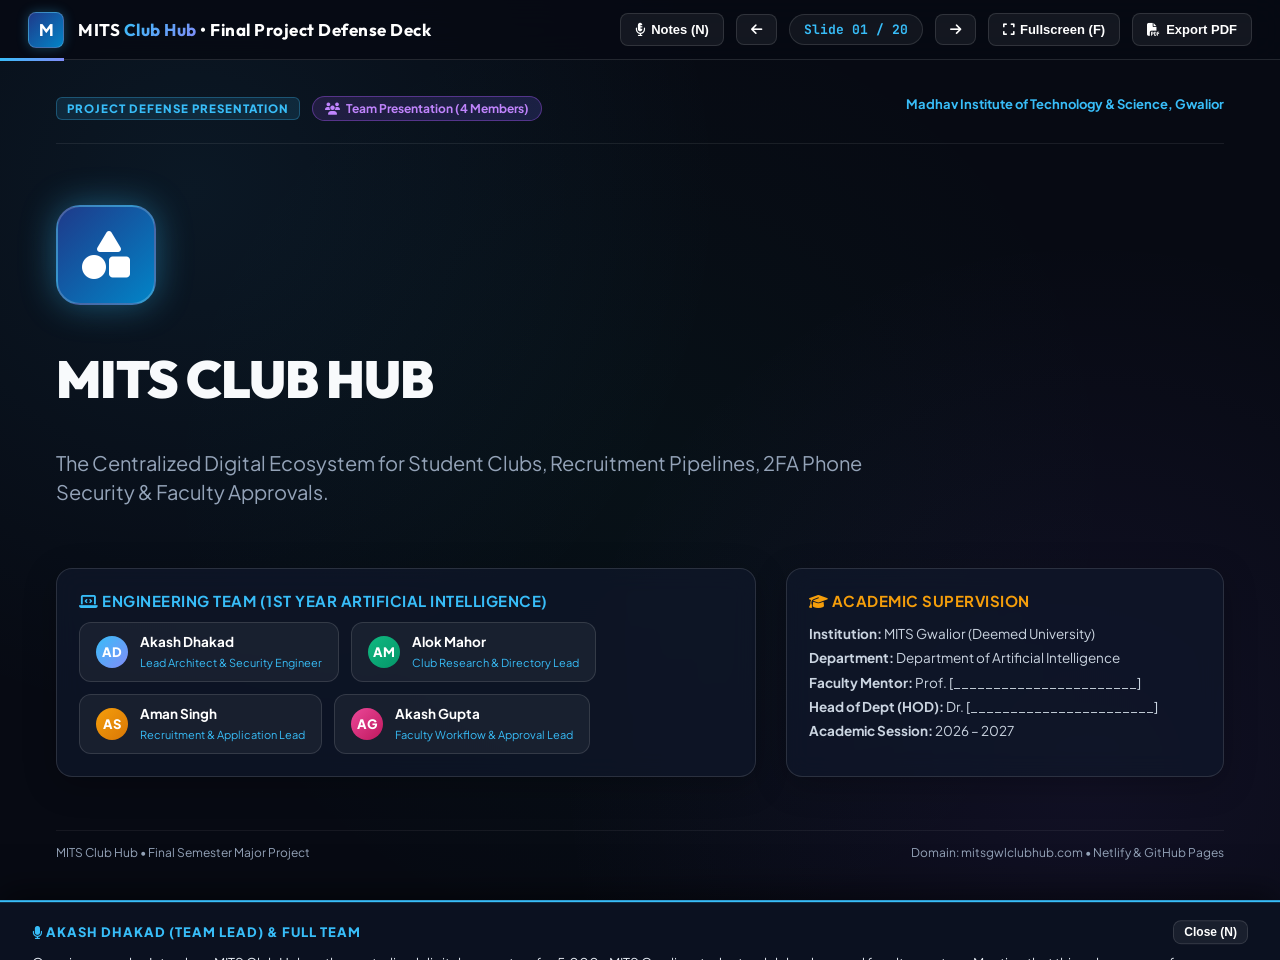
<file: presentation.html>
<!DOCTYPE html>
<html lang="en">
<head>
  <meta charset="UTF-8" />
  <meta name="viewport" content="width=device-width, initial-scale=1.0" />
  <title>MITS Club Hub — Official Project Presentation Deck (20 Slides)</title>
  <link rel="preconnect" href="https://fonts.googleapis.com">
  <link rel="preconnect" href="https://fonts.gstatic.com" crossorigin>
  <link href="https://fonts.googleapis.com/css2?family=Outfit:wght@400;500;600;700;800;900&family=Plus+Jakarta+Sans:wght@300;400;500;600;700;800&family=JetBrains+Mono:wght@500;700&display=swap" rel="stylesheet">
  <link rel="stylesheet" href="https://cdnjs.cloudflare.com/ajax/libs/font-awesome/6.5.1/css/all.min.css" />
  <style>
    :root {
      --bg-dark: #070a13;
      --bg-card: rgba(15, 23, 42, 0.75);
      --bg-card-hover: rgba(30, 41, 59, 0.85);
      --border-glass: rgba(255, 255, 255, 0.12);
      --border-accent: rgba(56, 189, 248, 0.4);
      --primary: #38bdf8;
      --primary-gradient: linear-gradient(135deg, #38bdf8, #818cf8);
      --success: #10b981;
      --success-gradient: linear-gradient(135deg, #10b981, #059669);
      --amber: #f59e0b;
      --purple: #a855f7;
      --rose: #f43f5e;
      --text-main: #f8fafc;
      --text-muted: #94a3b8;
      --font-display: 'Outfit', sans-serif;
      --font-body: 'Plus Jakarta Sans', sans-serif;
      --font-mono: 'JetBrains Mono', monospace;
    }

    * {
      box-sizing: border-box;
      margin: 0;
      padding: 0;
    }

    body {
      background-color: var(--bg-dark);
      background-image: 
        radial-gradient(circle at 15% 20%, rgba(56, 189, 248, 0.08) 0%, transparent 40%),
        radial-gradient(circle at 85% 80%, rgba(139, 92, 246, 0.08) 0%, transparent 40%),
        radial-gradient(circle at 50% 50%, rgba(16, 185, 129, 0.04) 0%, transparent 60%);
      color: var(--text-main);
      font-family: var(--font-body);
      overflow: hidden;
      height: 100vh;
      width: 100vw;
      user-select: none;
    }

    /* Top Control Bar */
    .top-controls {
      position: fixed;
      top: 0;
      left: 0;
      right: 0;
      height: 60px;
      padding: 0 28px;
      display: flex;
      justify-content: space-between;
      align-items: center;
      background: rgba(7, 10, 19, 0.85);
      backdrop-filter: blur(16px);
      border-bottom: 1px solid var(--border-glass);
      z-index: 1000;
    }

    .brand-group {
      display: flex;
      align-items: center;
      gap: 14px;
    }

    .mits-crest-mini {
      width: 36px;
      height: 36px;
      border-radius: 8px;
      background: linear-gradient(135deg, #1e3a8a, #0284c7);
      border: 1px solid rgba(255, 255, 255, 0.2);
      display: flex;
      align-items: center;
      justify-content: center;
      color: #fff;
      font-size: 16px;
      font-weight: 800;
      box-shadow: 0 0 12px rgba(56, 189, 248, 0.3);
    }

    .brand-title {
      font-family: var(--font-display);
      font-size: 17px;
      font-weight: 700;
      letter-spacing: 0.5px;
      color: #fff;
    }

    .brand-title span {
      background: var(--primary-gradient);
      -webkit-background-clip: text;
      -webkit-text-fill-color: transparent;
    }

    .deck-nav-actions {
      display: flex;
      align-items: center;
      gap: 12px;
    }

    .slide-badge-pill {
      background: rgba(255, 255, 255, 0.05);
      border: 1px solid var(--border-glass);
      padding: 6px 14px;
      border-radius: 999px;
      font-family: var(--font-mono);
      font-size: 13px;
      color: var(--primary);
      font-weight: 700;
    }

    .btn-ctrl {
      background: rgba(255, 255, 255, 0.06);
      border: 1px solid var(--border-glass);
      color: #fff;
      padding: 8px 14px;
      border-radius: 8px;
      cursor: pointer;
      font-size: 13px;
      font-weight: 600;
      display: inline-flex;
      align-items: center;
      gap: 6px;
      transition: all 0.2s ease;
    }

    .btn-ctrl:hover {
      background: rgba(56, 189, 248, 0.15);
      border-color: var(--primary);
      transform: translateY(-1px);
    }

    /* Slider Container */
    .deck-viewport {
      width: 100vw;
      height: calc(100vh - 60px);
      margin-top: 60px;
      position: relative;
      overflow: hidden;
    }

    .slide {
      position: absolute;
      top: 0;
      left: 0;
      width: 100%;
      height: 100%;
      padding: 36px 56px 40px;
      display: flex;
      flex-direction: column;
      justify-content: space-between;
      opacity: 0;
      visibility: hidden;
      transform: scale(0.97) translateY(12px);
      transition: all 0.4s cubic-bezier(0.16, 1, 0.3, 1);
      overflow-y: auto;
    }

    .slide.active {
      opacity: 1;
      visibility: visible;
      transform: scale(1) translateY(0);
    }

    /* Header within slide */
    .slide-header {
      display: flex;
      justify-content: space-between;
      align-items: flex-start;
      margin-bottom: 24px;
      border-bottom: 1px solid rgba(255, 255, 255, 0.08);
      padding-bottom: 16px;
    }

    .slide-meta-row {
      display: flex;
      align-items: center;
      gap: 12px;
      margin-bottom: 6px;
    }

    .slide-category-tag {
      font-size: 11.5px;
      font-weight: 800;
      text-transform: uppercase;
      letter-spacing: 1px;
      padding: 3px 10px;
      border-radius: 6px;
      background: rgba(56, 189, 248, 0.12);
      border: 1px solid rgba(56, 189, 248, 0.3);
      color: var(--primary);
    }

    .presenter-chip {
      font-size: 12px;
      font-weight: 700;
      padding: 4px 12px;
      border-radius: 999px;
      background: linear-gradient(135deg, rgba(168, 85, 247, 0.15), rgba(99, 102, 241, 0.2));
      border: 1px solid rgba(168, 85, 247, 0.4);
      color: #c084fc;
      display: inline-flex;
      align-items: center;
      gap: 6px;
    }

    .slide-title {
      font-family: var(--font-display);
      font-size: 32px;
      font-weight: 800;
      color: #ffffff;
      line-height: 1.2;
    }

    .slide-subtitle {
      font-size: 14.5px;
      color: var(--text-muted);
      margin-top: 4px;
    }

    /* Slide Content Layouts */
    .slide-body {
      flex: 1;
      display: flex;
      gap: 28px;
      align-items: stretch;
      margin-bottom: 16px;
    }

    .col-half {
      flex: 1;
      display: flex;
      flex-direction: column;
      gap: 16px;
    }

    .col-full {
      width: 100%;
      display: flex;
      flex-direction: column;
      gap: 18px;
    }

    /* Cards & Components */
    .glass-card {
      background: var(--bg-card);
      border: 1px solid var(--border-glass);
      backdrop-filter: blur(12px);
      border-radius: 16px;
      padding: 22px;
      box-shadow: 0 8px 32px rgba(0, 0, 0, 0.25);
      transition: all 0.25s ease;
    }

    .glass-card:hover {
      border-color: var(--border-accent);
      box-shadow: 0 12px 40px rgba(56, 189, 248, 0.12);
    }

    .card-head {
      display: flex;
      align-items: center;
      gap: 12px;
      margin-bottom: 12px;
    }

    .card-icon-badge {
      width: 40px;
      height: 40px;
      border-radius: 10px;
      display: flex;
      align-items: center;
      justify-content: center;
      font-size: 18px;
    }

    .c-blue { background: rgba(56, 189, 248, 0.15); color: #38bdf8; border: 1px solid rgba(56, 189, 248, 0.3); }
    .c-green { background: rgba(16, 185, 129, 0.15); color: #34d399; border: 1px solid rgba(16, 185, 129, 0.3); }
    .c-purple { background: rgba(168, 85, 247, 0.15); color: #c084fc; border: 1px solid rgba(168, 85, 247, 0.3); }
    .c-amber { background: rgba(245, 158, 11, 0.15); color: #fbbf24; border: 1px solid rgba(245, 158, 11, 0.3); }
    .c-rose { background: rgba(244, 63, 94, 0.15); color: #fb7185; border: 1px solid rgba(244, 63, 94, 0.3); }

    .card-head h4 {
      font-family: var(--font-display);
      font-size: 18px;
      font-weight: 700;
      color: #fff;
    }

    .bullet-list {
      list-style: none;
      display: flex;
      flex-direction: column;
      gap: 10px;
    }

    .bullet-list li {
      position: relative;
      padding-left: 22px;
      font-size: 14px;
      line-height: 1.55;
      color: #cbd5e1;
    }

    .bullet-list li::before {
      content: "▹";
      position: absolute;
      left: 0;
      color: var(--primary);
      font-weight: 900;
      font-size: 16px;
    }

    .bullet-list li strong {
      color: #fff;
    }

    /* Interactive Screenshot Placeholder */
    .screenshot-box {
      background: rgba(0, 0, 0, 0.35);
      border: 1.5px dashed rgba(56, 189, 248, 0.4);
      border-radius: 14px;
      padding: 24px;
      display: flex;
      flex-direction: column;
      align-items: center;
      justify-content: center;
      gap: 12px;
      text-align: center;
      flex: 1;
      min-height: 220px;
      cursor: pointer;
      position: relative;
      overflow: hidden;
      transition: all 0.25s ease;
    }

    .screenshot-box:hover {
      border-color: #38bdf8;
      background: rgba(56, 189, 248, 0.05);
      box-shadow: 0 0 24px rgba(56, 189, 248, 0.15);
    }

    .screenshot-box i {
      font-size: 38px;
      color: var(--primary);
    }

    .screenshot-box span {
      font-size: 13.5px;
      font-weight: 700;
      color: #cbd5e1;
    }

    .screenshot-box p {
      font-size: 12px;
      color: #64748b;
    }

    /* Workflow Diagram Engine */
    .flow-diagram {
      display: flex;
      align-items: center;
      justify-content: space-between;
      gap: 12px;
      width: 100%;
      padding: 16px;
      background: rgba(0, 0, 0, 0.25);
      border: 1px solid var(--border-glass);
      border-radius: 12px;
    }

    .flow-node {
      flex: 1;
      background: var(--bg-card);
      border: 1px solid rgba(255, 255, 255, 0.1);
      padding: 14px;
      border-radius: 10px;
      text-align: center;
      box-shadow: 0 4px 12px rgba(0, 0, 0, 0.2);
    }

    .flow-node h5 {
      font-size: 13.5px;
      font-weight: 700;
      color: #fff;
      margin-bottom: 4px;
    }

    .flow-node p {
      font-size: 11px;
      color: var(--text-muted);
    }

    .flow-arrow {
      color: var(--primary);
      font-size: 18px;
      flex-shrink: 0;
    }

    /* Footer in Slide */
    .slide-footer {
      display: flex;
      justify-content: space-between;
      align-items: center;
      padding-top: 14px;
      border-top: 1px solid rgba(255, 255, 255, 0.06);
      font-size: 12px;
      color: var(--text-muted);
    }

    /* Speaker Notes Drawer */
    .speaker-notes-drawer {
      position: fixed;
      bottom: 0;
      left: 0;
      right: 0;
      background: #0b1120;
      border-top: 2px solid var(--primary);
      padding: 18px 32px;
      transform: translateY(100%);
      transition: transform 0.3s cubic-bezier(0.16, 1, 0.3, 1);
      z-index: 9999;
      box-shadow: 0 -8px 32px rgba(0, 0, 0, 0.5);
    }

    .speaker-notes-drawer.open {
      transform: translateY(0);
    }

    .notes-header {
      display: flex;
      justify-content: space-between;
      align-items: center;
      margin-bottom: 8px;
    }

    .notes-header h5 {
      font-size: 13px;
      font-weight: 800;
      text-transform: uppercase;
      letter-spacing: 1px;
      color: var(--primary);
    }

    .notes-content {
      font-size: 13.5px;
      line-height: 1.6;
      color: #e2e8f0;
      font-family: var(--font-body);
    }

    /* Progress Bar */
    .deck-progress-bar {
      position: fixed;
      top: 58px;
      left: 0;
      height: 3px;
      background: var(--primary-gradient);
      width: 5%;
      transition: width 0.3s ease;
      z-index: 1001;
    }

    /* Grid layout shortcuts */
    .grid-3 {
      display: grid;
      grid-template-columns: repeat(3, 1fr);
      gap: 16px;
    }

    .grid-4 {
      display: grid;
      grid-template-columns: repeat(4, 1fr);
      gap: 14px;
    }

    .grid-2 {
      display: grid;
      grid-template-columns: repeat(2, 1fr);
      gap: 20px;
    }

    /* Title Slide Specifics */
    .title-crest-large {
      width: 100px;
      height: 100px;
      border-radius: 24px;
      background: linear-gradient(135deg, #1e3a8a, #0284c7);
      display: flex;
      align-items: center;
      justify-content: center;
      color: white;
      font-size: 48px;
      box-shadow: 0 0 35px rgba(56, 189, 248, 0.4);
      margin-bottom: 18px;
      border: 2px solid rgba(255, 255, 255, 0.2);
    }

    .hero-title {
      font-family: var(--font-display);
      font-size: 52px;
      font-weight: 900;
      letter-spacing: -1px;
      line-height: 1.1;
      margin-bottom: 12px;
    }

    .hero-subtitle {
      font-size: 20px;
      color: #94a3b8;
      max-width: 820px;
      line-height: 1.45;
      margin-bottom: 24px;
    }

    .team-badge-row {
      display: flex;
      flex-wrap: wrap;
      gap: 12px;
      margin-top: 12px;
    }

    .team-member-pill {
      background: rgba(255, 255, 255, 0.05);
      border: 1px solid var(--border-glass);
      padding: 10px 16px;
      border-radius: 12px;
      display: flex;
      align-items: center;
      gap: 12px;
    }

    .tmp-avatar {
      width: 32px;
      height: 32px;
      border-radius: 50%;
      background: var(--primary-gradient);
      color: white;
      display: flex;
      align-items: center;
      justify-content: center;
      font-weight: 800;
      font-size: 13px;
    }

    .tmp-info strong {
      display: block;
      font-size: 13.5px;
      color: #fff;
    }

    .tmp-info span {
      font-size: 11px;
      color: var(--primary);
    }

    /* Print styling for direct PDF Export */
    @media print {
      body {
        overflow: visible;
        height: auto;
      }
      .top-controls, .speaker-notes-drawer, .deck-progress-bar {
        display: none !important;
      }
      .deck-viewport {
        height: auto;
        margin-top: 0;
        overflow: visible;
      }
      .slide {
        position: relative;
        display: flex !important;
        opacity: 1 !important;
        visibility: visible !important;
        transform: none !important;
        page-break-after: always;
        height: 100vh;
        padding: 40px;
      }
    }
  </style>
</head>
<body>

  <!-- Top Fixed Control Bar -->
  <header class="top-controls">
    <div class="brand-group">
      <div class="mits-crest-mini">M</div>
      <div class="brand-title">MITS <span>Club Hub</span> &bull; Final Project Defense Deck</div>
    </div>

    <div class="deck-nav-actions">
      <button class="btn-ctrl" id="btnNotesToggle" title="Toggle Speaker Notes (Key: N)"><i class="fa-solid fa-microphone-lines"></i> Notes (N)</button>
      <button class="btn-ctrl" id="btnPrevSlide" title="Previous Slide (Left Arrow)"><i class="fa-solid fa-arrow-left"></i></button>
      <div class="slide-badge-pill" id="slideIndicator">Slide 01 / 20</div>
      <button class="btn-ctrl" id="btnNextSlide" title="Next Slide (Right Arrow)"><i class="fa-solid fa-arrow-right"></i></button>
      <button class="btn-ctrl" id="btnFullscreen" title="Fullscreen (Key: F)"><i class="fa-solid fa-expand"></i> Fullscreen (F)</button>
      <button class="btn-ctrl" onclick="window.print()" title="Print / Export to PDF"><i class="fa-solid fa-file-pdf"></i> Export PDF</button>
    </div>
  </header>

  <!-- Progress Bar -->
  <div class="deck-progress-bar" id="deckProgressBar"></div>

  <!-- Viewport for 20 Slides -->
  <main class="deck-viewport" id="deckViewport">

    <!-- ========================================================
         SLIDE 01: TITLE SLIDE
         ======================================================== -->
    <section class="slide active" data-slide="1" data-presenter="Akash Dhakad (Team Lead) & Full Team" data-notes="Opening remarks: Introduce MITS Club Hub as the centralized digital ecosystem for 5,000+ MITS Gwalior students, club leaders, and faculty mentors. Mention that this solves years of unorganized WhatsApp group notifications and scattered registration forms.">
      <div class="slide-header">
        <div class="slide-meta-row">
          <span class="slide-category-tag">Project Defense Presentation</span>
          <span class="presenter-chip"><i class="fa-solid fa-users"></i> Team Presentation (4 Members)</span>
        </div>
        <div style="text-align: right; font-size: 13px; color: var(--primary); font-weight: 700;">Madhav Institute of Technology & Science, Gwalior</div>
      </div>

      <div class="slide-body" style="flex-direction: column; justify-content: center; align-items: flex-start;">
        <div class="title-crest-large">
          <i class="fa-solid fa-shapes"></i>
        </div>
        <h1 class="hero-title">MITS CLUB HUB</h1>
        <p class="hero-subtitle">The Centralized Digital Ecosystem for Student Clubs, Recruitment Pipelines, 2FA Phone Security & Faculty Approvals.</p>

        <div style="display: flex; gap: 30px; width: 100%; margin-top: 10px;">
          <!-- Team Details -->
          <div class="glass-card" style="flex: 2;">
            <h4 style="font-size: 15px; color: var(--primary); margin-bottom: 12px; text-transform: uppercase; letter-spacing: 0.5px;">
              <i class="fa-solid fa-laptop-code"></i> Engineering Team (1st Year Artificial Intelligence)
            </h4>
            <div class="team-badge-row">
              <div class="team-member-pill">
                <div class="tmp-avatar">AD</div>
                <div class="tmp-info">
                  <strong>Akash Dhakad</strong>
                  <span>Lead Architect & Security Engineer</span>
                </div>
              </div>

              <div class="team-member-pill">
                <div class="tmp-avatar" style="background: linear-gradient(135deg, #10b981, #059669);">AM</div>
                <div class="tmp-info">
                  <strong>Alok Mahor</strong>
                  <span>Club Research & Directory Lead</span>
                </div>
              </div>

              <div class="team-member-pill">
                <div class="tmp-avatar" style="background: linear-gradient(135deg, #f59e0b, #d97706);">AS</div>
                <div class="tmp-info">
                  <strong>Aman Singh</strong>
                  <span>Recruitment & Application Lead</span>
                </div>
              </div>

              <div class="team-member-pill">
                <div class="tmp-avatar" style="background: linear-gradient(135deg, #ec4899, #be185d);">AG</div>
                <div class="tmp-info">
                  <strong>Akash Gupta</strong>
                  <span>Faculty Workflow & Approval Lead</span>
                </div>
              </div>
            </div>
          </div>

          <!-- Academic & Mentorship Details Placeholder -->
          <div class="glass-card" style="flex: 1.2;">
            <h4 style="font-size: 15px; color: var(--amber); margin-bottom: 12px; text-transform: uppercase; letter-spacing: 0.5px;">
              <i class="fa-solid fa-graduation-cap"></i> Academic Supervision
            </h4>
            <div style="font-size: 13.5px; line-height: 1.8; color: #cbd5e1;">
              <div><strong>Institution:</strong> MITS Gwalior (Deemed University)</div>
              <div><strong>Department:</strong> Department of Artificial Intelligence</div>
              <div><strong>Faculty Mentor:</strong> Prof. [_______________________]</div>
              <div><strong>Head of Dept (HOD):</strong> Dr. [_______________________]</div>
              <div><strong>Academic Session:</strong> 2026 – 2027</div>
            </div>
          </div>
        </div>
      </div>

      <div class="slide-footer">
        <span>MITS Club Hub &bull; Final Semester Major Project</span>
        <span>Domain: mitsgwlclubhub.com &bull; Netlify &amp; GitHub Pages</span>
      </div>
    </section>


    <!-- ========================================================
         SLIDE 02: VISION & PROBLEM STATEMENT
         ======================================================== -->
    <section class="slide" data-slide="2" data-presenter="Joint Introduction" data-notes="Highlight the contrast: Earlier, students had to rely on random WhatsApp forwards, dead Google Forms, unverified leaders, and no official approval tracking. MITS Club Hub provides verified domain authentication, structured recruitment, and transparent faculty authorization.">
      <div class="slide-header">
        <div>
          <div class="slide-meta-row">
            <span class="slide-category-tag">Problem &amp; Motivation</span>
          </div>
          <h2 class="slide-title">Campus Life Fragmentation vs Centralized Hub</h2>
          <p class="slide-subtitle">Why 5,000+ MITSians needed a single authoritative digital home for student activities.</p>
        </div>
      </div>

      <div class="slide-body">
        <div class="col-half">
          <div class="glass-card" style="border-left: 4px solid var(--rose);">
            <div class="card-head">
              <div class="card-icon-badge c-rose"><i class="fa-solid fa-triangle-exclamation"></i></div>
              <h4>The Traditional Campus Chaos</h4>
            </div>
            <ul class="bullet-list">
              <li><strong>Scattered WhatsApp Groups:</strong> Vital recruitment deadlines & announcements get buried under thousands of chat messages.</li>
              <li><strong>Unverified Registrations:</strong> Anyone could create fake posters or solicit registration fees without college authorization.</li>
              <li><strong>Zero Faculty Oversight:</strong> Coordinators had no dashboard to monitor active members, fees, or event schedules.</li>
              <li><strong>Lost Club Knowledge:</strong> When seniors graduate, club social handles, assets, and records disappear into thin air.</li>
            </ul>
          </div>
        </div>

        <div class="col-half">
          <div class="glass-card" style="border-left: 4px solid var(--success);">
            <div class="card-head">
              <div class="card-icon-badge c-green"><i class="fa-solid fa-circle-check"></i></div>
              <h4>The MITS Club Hub Solution</h4>
            </div>
            <ul class="bullet-list">
              <li><strong>Strict College Authentication:</strong> Only verified <code>@mitsgwl.ac.in</code> Google emails can access the portal.</li>
              <li><strong>Two-Factor Phone SMS Security:</strong> Presidents and core members must verify physical mobile numbers with real OTP.</li>
              <li><strong>Official Professor Approvals Queue:</strong> Every club is audited by a designated faculty mentor before going public.</li>
              <li><strong>Permanent Digital Legacy:</strong> Complete historical archive of leaders, past galleries, and active rosters.</li>
            </ul>
          </div>
        </div>
      </div>

      <div class="slide-footer">
        <span>Slide 02 / 20</span>
        <span>MITS Club Hub &bull; System Motivation</span>
      </div>
    </section>


    <!-- ========================================================
         SLIDE 03: SYSTEM ARCHITECTURE & TECH STACK
         ======================================================== -->
    <section class="slide" data-slide="3" data-presenter="Akash Dhakad (Lead Architect)" data-notes="Explain the serverless architecture. Emphasize why Firebase v10 compat SDK was chosen with Firestore real-time onSnapshot listeners, giving zero-latency updates to thousands of users simultaneously.">
      <div class="slide-header">
        <div>
          <div class="slide-meta-row">
            <span class="slide-category-tag">Architecture &amp; Stack</span>
            <span class="presenter-chip"><i class="fa-solid fa-user-shield"></i> Akash Dhakad (Lead Architect)</span>
          </div>
          <h2 class="slide-title">Modern Serverless Cloud Architecture</h2>
          <p class="slide-subtitle">High performance, zero maintenance, real-time reactive infrastructure.</p>
        </div>
      </div>

      <div class="slide-body">
        <div class="col-half">
          <div class="glass-card">
            <div class="card-head">
              <div class="card-icon-badge c-blue"><i class="fa-solid fa-layer-group"></i></div>
              <h4>Full-Stack Technical Foundation</h4>
            </div>
            <ul class="bullet-list">
              <li><strong>Frontend Engine:</strong> HTML5 Semantic SPA, CSS3 Glassmorphism variables, Vanilla ES2022 JavaScript (zero bulky build bloat).</li>
              <li><strong>Authentication Layer:</strong> Firebase v10 Google OAuth domain-locked to <code>@mitsgwl.ac.in</code>.</li>
              <li><strong>Real-Time Database:</strong> Google Cloud Firestore with real-time WebSocket <code>onSnapshot</code> synchronizers.</li>
              <li><strong>SMS Telecom Gateway:</strong> Firebase Phone Authentication with Invisible Google reCAPTCHA.</li>
              <li><strong>Hosting &amp; Edge CDN:</strong> Netlify Global Edge + GitHub Pages automated CI/CD pipeline.</li>
            </ul>
          </div>
        </div>

        <div class="col-half">
          <div class="glass-card">
            <div class="card-head">
              <div class="card-icon-badge c-purple"><i class="fa-solid fa-diagram-project"></i></div>
              <h4>Visual Architecture Pipeline</h4>
            </div>
            <div class="flow-diagram" style="flex-direction: column; gap: 14px;">
              <div class="flow-node" style="width: 100%;">
                <h5>1. Client Browser (PWA / Responsive)</h5>
                <p>MITSian Login &bull; 3D Glassmorphism UI &bull; SPA Router</p>
              </div>
              <div class="flow-arrow"><i class="fa-solid fa-arrow-down"></i></div>
              <div class="flow-node" style="width: 100%; border-color: rgba(56, 189, 248, 0.4);">
                <h5>2. Security Gate &amp; RBAC Validation</h5>
                <p>@mitsgwl.ac.in Domain Filter &bull; Firestore Security Rules &bull; 2FA SMS</p>
              </div>
              <div class="flow-arrow"><i class="fa-solid fa-arrow-down"></i></div>
              <div class="flow-node" style="width: 100%; border-color: rgba(16, 185, 129, 0.4);">
                <h5>3. Cloud Firestore &amp; Edge Network</h5>
                <p>Real-time Listeners &bull; Instant Multi-Device Sync &bull; Netlify CDN</p>
              </div>
            </div>
          </div>
        </div>
      </div>

      <div class="slide-footer">
        <span>Slide 03 / 20</span>
        <span>Architecture &amp; Cloud Infrastructure</span>
      </div>
    </section>


    <!-- ========================================================
         SLIDE 04: SPEAKER 1 (AKASH DHAKAD) - DOMAIN RBAC
         ======================================================== -->
    <section class="slide" data-slide="4" data-presenter="Akash Dhakad (Slide 1 of 3)" data-notes="Akash Dhakad speaks: 'I designed the Role-Based Access Control and privacy gatekeeper. Anyone trying to log in with a regular @gmail.com is immediately bounced out with a security alert. Only @mitsgwl.ac.in addresses are accepted, safeguarding campus safety.'">
      <div class="slide-header">
        <div>
          <div class="slide-meta-row">
            <span class="slide-category-tag">Security &amp; Auth</span>
            <span class="presenter-chip"><i class="fa-solid fa-microphone"></i> Speaker 1: Akash Dhakad</span>
          </div>
          <h2 class="slide-title">Domain-Restricted Privacy Gatekeeper Screen</h2>
          <p class="slide-subtitle">Mandatory authentication restricting portal access strictly to verified MITSians.</p>
        </div>
      </div>

      <div class="slide-body">
        <div class="col-half">
          <div class="glass-card">
            <div class="card-head">
              <div class="card-icon-badge c-blue"><i class="fa-solid fa-shield-halved"></i></div>
              <h4>Enterprise Security Principles</h4>
            </div>
            <ul class="bullet-list">
              <li><strong>Zero External Intrusion:</strong> Non-college Google accounts (e.g. <code>@gmail.com</code>, <code>@yahoo.com</code>) are automatically disconnected with an audit alert.</li>
              <li><strong>Institutional Roll &amp; Branch Extraction:</strong> Enrollment numbers (e.g. <code>26ai1al11</code>) and branch codes are parsed automatically to establish student context.</li>
              <li><strong>Role Auto-Detection:</strong> System dynamically classifies the logged-in user into:
                <div style="margin-top: 6px; display: flex; gap: 8px;">
                  <span class="slide-category-tag">Student</span>
                  <span class="slide-category-tag" style="color: #fbbf24; border-color: #f59e0b;">Club President</span>
                  <span class="slide-category-tag" style="color: #c084fc; border-color: #a855f7;">Faculty Coordinator</span>
                </div>
              </li>
              <li><strong>Firestore Security Rules:</strong> Backend validation rejects any write attempt not bearing an authorized college email claim.</li>
            </ul>
          </div>
        </div>

        <div class="col-half">
          <div class="screenshot-box">
            <i class="fa-solid fa-id-badge"></i>
            <span>[ 📸 Insert Screenshot: Privacy Login Gatekeeper Screen ]</span>
            <p>Show the Google Login Gatekeeper with @mitsgwl.ac.in restriction banner</p>
          </div>
        </div>
      </div>

      <div class="slide-footer">
        <span>Slide 04 / 20</span>
        <span>Presenter 1: Akash Dhakad &bull; RBAC Architecture</span>
      </div>
    </section>


    <!-- ========================================================
         SLIDE 05: SPEAKER 1 (AKASH DHAKAD) - 2FA PHONE SMS
         ======================================================== -->
    <section class="slide" data-slide="5" data-presenter="Akash Dhakad (Slide 2 of 3)" data-notes="Akash Dhakad speaks: 'I engineered the real telecom SMS OTP verification. By integrating Firebase Invisible reCAPTCHA with standard E.164 phone formatting (+91), real SMS codes are dispatched to physical SIM cards, preventing spam and verifying real phone contact for club presidents.'">
      <div class="slide-header">
        <div>
          <div class="slide-meta-row">
            <span class="slide-category-tag">Two-Factor Authentication</span>
            <span class="presenter-chip"><i class="fa-solid fa-microphone"></i> Speaker 1: Akash Dhakad</span>
          </div>
          <h2 class="slide-title">Real Telecom SMS 2FA Phone Verification</h2>
          <p class="slide-subtitle">Physical SIM authentication protecting student leadership and direct contact channels.</p>
        </div>
      </div>

      <div class="slide-body">
        <div class="col-half">
          <div class="glass-card">
            <div class="card-head">
              <div class="card-icon-badge c-green"><i class="fa-solid fa-mobile-screen-button"></i></div>
              <h4>Engineering Real SMS Delivery</h4>
            </div>
            <ul class="bullet-list">
              <li><strong>E.164 Automated Formatter:</strong> Converts raw 10-digit Indian mobile inputs into international standard (<code>+91XXXXXXXXXX</code>).</li>
              <li><strong>Invisible Google reCAPTCHA:</strong> Background verification algorithm blocks bots without annoying image puzzles.</li>
              <li><strong>Dynamic Carrier Dispatch:</strong> Leverages Google Cloud telecom routing to deliver real 6-digit SMS OTPs directly to Airtel, Jio, Vi, and BSNL numbers.</li>
              <li><strong>Auto-Recovery Mechanism:</strong> Handles reCAPTCHA DOM reuse gracefully, ensuring zero runtime exceptions for the user.</li>
              <li><strong>Firestore Verified Badge:</strong> Successful confirmations permanently unlock the verified <code>2FA Verified</code> leadership badge.</li>
            </ul>
          </div>
        </div>

        <div class="col-half">
          <div class="screenshot-box">
            <i class="fa-solid fa-shield-check"></i>
            <span>[ 📸 Insert Screenshot: 2FA Phone Verification Modal ]</span>
            <p>Show the 6-Digit OTP SMS Input, Timer, and Verified Status</p>
          </div>
        </div>
      </div>

      <div class="slide-footer">
        <span>Slide 05 / 20</span>
        <span>Presenter 1: Akash Dhakad &bull; 2FA Phone Engineering</span>
      </div>
    </section>


    <!-- ========================================================
         SLIDE 06: SPEAKER 1 (AKASH DHAKAD) - FIRESTORE SYNC & SPA
         ======================================================== -->
    <section class="slide" data-slide="6" data-presenter="Akash Dhakad (Slide 3 of 3)" data-notes="Akash Dhakad speaks: 'I implemented the SPA hash routing and real-time state listeners. When a professor authorizes a club or a student submits an application, the UI updates instantly across all connected screens via onSnapshot without needing a page refresh.'">
      <div class="slide-header">
        <div>
          <div class="slide-meta-row">
            <span class="slide-category-tag">Realtime Engine</span>
            <span class="presenter-chip"><i class="fa-solid fa-microphone"></i> Speaker 1: Akash Dhakad</span>
          </div>
          <h2 class="slide-title">Cloud Firestore Realtime Sync &amp; SPA Routing</h2>
          <p class="slide-subtitle">Instant multi-device broadcast with zero-reload single-page navigation.</p>
        </div>
      </div>

      <div class="slide-body">
        <div class="col-half">
          <div class="glass-card">
            <div class="card-head">
              <div class="card-icon-badge c-purple"><i class="fa-solid fa-bolt"></i></div>
              <h4>Reactive State Architecture</h4>
            </div>
            <ul class="bullet-list">
              <li><strong>WebSocket onSnapshot Listeners:</strong> Live subscriptions automatically push database changes to the client in &lt;100ms.</li>
              <li><strong>Hash-Based SPA Routing:</strong> Deep linking support for individual clubs (<code>#club/{id}</code>) and profiles (<code>#developer</code>) with browser history support.</li>
              <li><strong>Multi-Client Live Reflection:</strong> When a club announcement is updated by a President, all students currently browsing see the new banner immediately.</li>
              <li><strong>Offline Cache Resilience:</strong> Local state persistence ensures lightning-fast initial load times even on slow campus Wi-Fi.</li>
            </ul>
          </div>
        </div>

        <div class="col-half">
          <div class="screenshot-box">
            <i class="fa-solid fa-network-wired"></i>
            <span>[ 📸 Insert Screenshot: Real-time Live Toast &amp; Dynamic UI Sync ]</span>
            <p>Show real-time updates and seamless SPA transitions</p>
          </div>
        </div>
      </div>

      <div class="slide-footer">
        <span>Slide 06 / 20</span>
        <span>Presenter 1: Akash Dhakad &bull; Realtime Cloud Sync</span>
      </div>
    </section>


    <!-- ========================================================
         SLIDE 07: SPEAKER 2 (ALOK MAHOR) - CLUB RESEARCH & DATA
         ======================================================== -->
    <section class="slide" data-slide="7" data-presenter="Alok Mahor (Slide 1 of 3)" data-notes="Alok Mahor speaks: 'I spearheaded the official club research and taxonomy. I gathered data on 10+ core clubs including Aerospace MITS, Team Scavengers, Querecia, and ISTE, categorizing them into Technical, Cultural, Sports, Social, Literary, and Innovation domains.'">
      <div class="slide-header">
        <div>
          <div class="slide-meta-row">
            <span class="slide-category-tag">Data Taxonomy</span>
            <span class="presenter-chip"><i class="fa-solid fa-microphone"></i> Speaker 2: Alok Mahor</span>
          </div>
          <h2 class="slide-title">Campus Clubs Research &amp; Categorization Matrix</h2>
          <p class="slide-subtitle">Structuring the official student society database into a standardized college ontology.</p>
        </div>
      </div>

      <div class="slide-body">
        <div class="col-half">
          <div class="glass-card">
            <div class="card-head">
              <div class="card-icon-badge c-blue"><i class="fa-solid fa-sitemap"></i></div>
              <h4>Researched Society Ontology</h4>
            </div>
            <ul class="bullet-list">
              <li><strong>Technical &amp; Robotics:</strong> Aerospace MITS, Team Scavengers (Motorsports), AI Club, ISTE MITS Chapter.</li>
              <li><strong>Literary &amp; Debate:</strong> mits.querecia (Literary Society), Hindi Samiti MITS.</li>
              <li><strong>Cultural &amp; Music:</strong> Bandish MITS (Music Society), Dance &amp; Dramatics Club.</li>
              <li><strong>Sports &amp; Athletics:</strong> MITS.FC (Football Club), Cricket &amp; Badminton Societies.</li>
              <li><strong>Health &amp; Wellness:</strong> Holistic Health Club MITS.</li>
              <li><strong>Institutional Cells:</strong> alumnicell.mech_mits (Departmental Alumni Relations).</li>
            </ul>
          </div>
        </div>

        <div class="col-half">
          <div class="screenshot-box">
            <i class="fa-solid fa-table-cells"></i>
            <span>[ 📸 Insert Screenshot: Category Pills &amp; Directory Overview ]</span>
            <p>Show the 6 category badges and active club cards count</p>
          </div>
        </div>
      </div>

      <div class="slide-footer">
        <span>Slide 07 / 20</span>
        <span>Presenter 2: Alok Mahor &bull; Data Research &amp; Taxonomy</span>
      </div>
    </section>


    <!-- ========================================================
         SLIDE 08: SPEAKER 2 (ALOK MAHOR) - 3D FILTER CONSOLE
         ======================================================== -->
    <section class="slide" data-slide="8" data-presenter="Alok Mahor (Slide 2 of 3)" data-notes="Alok Mahor speaks: 'I worked on the 3D Filter Console and smart search experience. Students can instantly filter clubs by category, fee type—such as Free versus Paid—and recruitment status, finding their ideal club in under two seconds.'">
      <div class="slide-header">
        <div>
          <div class="slide-meta-row">
            <span class="slide-category-tag">Search &amp; Discovery</span>
            <span class="presenter-chip"><i class="fa-solid fa-microphone"></i> Speaker 2: Alok Mahor</span>
          </div>
          <h2 class="slide-title">Interactive 3D Multi-Filter Discovery Console</h2>
          <p class="slide-subtitle">Multi-dimensional search algorithms enabling instant club discovery.</p>
        </div>
      </div>

      <div class="slide-body">
        <div class="col-half">
          <div class="glass-card">
            <div class="card-head">
              <div class="card-icon-badge c-green"><i class="fa-solid fa-sliders"></i></div>
              <h4>Search &amp; Filtering Capabilities</h4>
            </div>
            <ul class="bullet-list">
              <li><strong>Real-time Keyword Search:</strong> Filters across club titles, taglines, keywords, and president names simultaneously as you type.</li>
              <li><strong>Category Pills:</strong> 1-click toggling between All, Technical, Cultural, Sports, Social, Literary, and Innovation.</li>
              <li><strong>Recruitment Status Filter:</strong> View currently open recruitment drives (<code>Recruitment Open</code> vs <code>Closed</code>).</li>
              <li><strong>Financial Transparency Filter:</strong> Instant sorting between <code>100% Free Clubs</code> and <code>Paid Membership</code> clubs.</li>
              <li><strong>One-Click Reset:</strong> Dedicated reset button restores default view instantly.</li>
            </ul>
          </div>
        </div>

        <div class="col-half">
          <div class="screenshot-box">
            <i class="fa-solid fa-magnifying-glass"></i>
            <span>[ 📸 Insert Screenshot: 3D Filter Console &amp; Search Bar ]</span>
            <p>Show the search input, category chips, and dropdown filters</p>
          </div>
        </div>
      </div>

      <div class="slide-footer">
        <span>Slide 08 / 20</span>
        <span>Presenter 2: Alok Mahor &bull; Filter Console Engineering</span>
      </div>
    </section>


    <!-- ========================================================
         SLIDE 09: SPEAKER 2 (ALOK MAHOR) - CLUB SHOWCASE
         ======================================================== -->
    <section class="slide" data-slide="9" data-presenter="Alok Mahor (Slide 3 of 3)" data-notes="Alok Mahor speaks: 'I designed the comprehensive club breakdown pages. Every club features the three golden questions: Kya Hai, Kyu Hai, and Kaise Join Karein, along with past photo galleries and verified leadership contact cards.'">
      <div class="slide-header">
        <div>
          <div class="slide-meta-row">
            <span class="slide-category-tag">User Experience</span>
            <span class="presenter-chip"><i class="fa-solid fa-microphone"></i> Speaker 2: Alok Mahor</span>
          </div>
          <h2 class="slide-title">Dedicated Single Page Club Breakdown Showcase</h2>
          <p class="slide-subtitle">"Kya Hai, Kyu Hai, Kaise Join Karein" structured narrative for every society.</p>
        </div>
      </div>

      <div class="slide-body">
        <div class="col-half">
          <div class="glass-card">
            <div class="card-head">
              <div class="card-icon-badge c-purple"><i class="fa-solid fa-newspaper"></i></div>
              <h4>Deep Club Content Architecture</h4>
            </div>
            <ul class="bullet-list">
              <li><strong>"Kya Hai" (About the Club):</strong> Clear mission statement, founding vision, and weekly activities.</li>
              <li><strong>"Kyu Hai" (Why Join):</strong> Value proposition, skill growth, workshops, certificates, and networking perks.</li>
              <li><strong>"Kaise Join Karein" (How to Join):</strong> Clear recruitment timeline, fee details, and 1-click application trigger.</li>
              <li><strong>Interactive 3D Lightbox Gallery:</strong> High-resolution photos of past orientation events, hackathons, and sports tournaments.</li>
              <li><strong>Leadership Grid:</strong> Direct avatars and roles for President, Vice President, Tech Lead, Media Lead, and PR.</li>
            </ul>
          </div>
        </div>

        <div class="col-half">
          <div class="screenshot-box">
            <i class="fa-solid fa-images"></i>
            <span>[ 📸 Insert Screenshot: Dedicated Club Detail View ]</span>
            <p>Show the cover hero banner, gallery grid, and leadership roster</p>
          </div>
        </div>
      </div>

      <div class="slide-footer">
        <span>Slide 09 / 20</span>
        <span>Presenter 2: Alok Mahor &bull; Club Showcase Architecture</span>
      </div>
    </section>


    <!-- ========================================================
         SLIDE 10: SPEAKER 3 (AMAN SINGH) - RECRUITMENT PIPELINE
         ======================================================== -->
    <section class="slide" data-slide="10" data-presenter="Aman Singh (Slide 1 of 3)" data-notes="Aman Singh speaks: 'I implemented the student membership and recruitment pipeline. Students can apply to open clubs with their statement of purpose, portfolio links, and preferred roles, while countdown badges remind them of approaching deadlines.'">
      <div class="slide-header">
        <div>
          <div class="slide-meta-row">
            <span class="slide-category-tag">Recruitment Engine</span>
            <span class="presenter-chip"><i class="fa-solid fa-microphone"></i> Speaker 3: Aman Singh</span>
          </div>
          <h2 class="slide-title">Student Membership &amp; Application Engine</h2>
          <p class="slide-subtitle">Structured recruitment pipelines replacing unorganized Google Forms.</p>
        </div>
      </div>

      <div class="slide-body">
        <div class="col-half">
          <div class="glass-card">
            <div class="card-head">
              <div class="card-icon-badge c-blue"><i class="fa-solid fa-file-signature"></i></div>
              <h4>Application Processing Pipeline</h4>
            </div>
            <ul class="bullet-list">
              <li><strong>Structured Application Modal:</strong> Collects student roll number, year, branch, primary role preference, and statement of interest.</li>
              <li><strong>Portfolio &amp; GitHub Integration:</strong> Fields for GitHub profiles, LinkedIn handles, and design portfolios.</li>
              <li><strong>Deadline Countdown Timers:</strong> Dynamic badges highlight <code>3 Days Left</code> or <code>Deadline Today</code> to drive urgency.</li>
              <li><strong>Duplicate Prevention:</strong> Prevents multiple concurrent submissions to the same club from one student.</li>
              <li><strong>"My Applications" Student Hub:</strong> Students can track their application state (Pending, Shortlisted, Approved) in real-time.</li>
            </ul>
          </div>
        </div>

        <div class="col-half">
          <div class="screenshot-box">
            <i class="fa-solid fa-clipboard-question"></i>
            <span>[ 📸 Insert Screenshot: Club Application Form &amp; Deadline Badges ]</span>
            <p>Show the membership form modal and dynamic countdown pill</p>
          </div>
        </div>
      </div>

      <div class="slide-footer">
        <span>Slide 10 / 20</span>
        <span>Presenter 3: Aman Singh &bull; Recruitment Architecture</span>
      </div>
    </section>


    <!-- ========================================================
         SLIDE 11: SPEAKER 3 (AMAN SINGH) - PRESIDENT OPERATIONS
         ======================================================== -->
    <section class="slide" data-slide="11" data-presenter="Aman Singh (Slide 2 of 3)" data-notes="Aman Singh speaks: 'I built the President Operations Command Center. Verified Presidents can review student applications, shortlist or accept members with custom remarks, and broadcast emergency notices to all campus members.'">
      <div class="slide-header">
        <div>
          <div class="slide-meta-row">
            <span class="slide-category-tag">Leadership Portal</span>
            <span class="presenter-chip"><i class="fa-solid fa-microphone"></i> Speaker 3: Aman Singh</span>
          </div>
          <h2 class="slide-title">President Operations &amp; Review Command Center</h2>
          <p class="slide-subtitle">A comprehensive administrative workstation for club presidents and core teams.</p>
        </div>
      </div>

      <div class="slide-body">
        <div class="col-half">
          <div class="glass-card">
            <div class="card-head">
              <div class="card-icon-badge c-amber"><i class="fa-solid fa-user-gear"></i></div>
              <h4>Presidential Powers &amp; Controls</h4>
            </div>
            <ul class="bullet-list">
              <li><strong>Live Applicant Roster:</strong> Real-time table displaying all submitted candidate applications with contact info.</li>
              <li><strong>One-Click State Transitions:</strong> Presidents can mark candidates as <code>Shortlist</code>, <code>Approve</code>, or <code>Reject</code> with feedback notes.</li>
              <li><strong>Live Campus Announcement Broadcast:</strong> Post instant alerts (e.g. <em>"Orientation this Thursday at 4 PM in Audi-1"</em>) that appear on the main directory card.</li>
              <li><strong>Recruitment Status Toggle:</strong> Switch recruitment drives from Open to Closed in one tap once capacity is reached.</li>
            </ul>
          </div>
        </div>

        <div class="col-half">
          <div class="screenshot-box">
            <i class="fa-solid fa-users-gear"></i>
            <span>[ 📸 Insert Screenshot: Applicants Management Modal ]</span>
            <p>Show candidate review cards with Shortlist, Approve, and Reject buttons</p>
          </div>
        </div>
      </div>

      <div class="slide-footer">
        <span>Slide 11 / 20</span>
        <span>Presenter 3: Aman Singh &bull; President Operations</span>
      </div>
    </section>


    <!-- ========================================================
         SLIDE 12: SPEAKER 3 (AMAN SINGH) - LEADERSHIP TRANSFER
         ======================================================== -->
    <section class="slide" data-slide="12" data-presenter="Aman Singh (Slide 3 of 3)" data-notes="Aman Singh speaks: 'I designed the safe leadership handover and delegation system. Graduating seniors can securely nominate the next president. The transfer only completes when the successor accepts, preventing unauthorized club takeovers.'">
      <div class="slide-header">
        <div>
          <div class="slide-meta-row">
            <span class="slide-category-tag">Governance</span>
            <span class="presenter-chip"><i class="fa-solid fa-microphone"></i> Speaker 3: Aman Singh</span>
          </div>
          <h2 class="slide-title">Safe Leadership Handover &amp; Delegation Engine</h2>
          <p class="slide-subtitle">Solving the annual senior graduation succession problem with verified handovers.</p>
        </div>
      </div>

      <div class="slide-body">
        <div class="col-half">
          <div class="glass-card">
            <div class="card-head">
              <div class="card-icon-badge c-purple"><i class="fa-solid fa-handshake"></i></div>
              <h4>Secure Handover Workflow</h4>
            </div>
            <ul class="bullet-list">
              <li><strong>Nomination Protocol:</strong> The current president enters the successor's official college email, phone, and name.</li>
              <li><strong>Pending Handover State:</strong> The club enters a protected pending handover state; existing leadership retains control until acceptance.</li>
              <li><strong>Successor Acceptance Banner:</strong> When the junior logs in, an interactive handover modal lets them <code>Accept Leadership</code> or <code>Decline</code>.</li>
              <li><strong>Cryptographic Ownership Transfer:</strong> Once accepted, Firestore updates the ownership pointer and clears pending tokens.</li>
              <li><strong>Co-Lead Delegation:</strong> Add trusted team members as collaborators with editing permissions.</li>
            </ul>
          </div>
        </div>

        <div class="col-half">
          <div class="screenshot-box">
            <i class="fa-solid fa-people-arrows"></i>
            <span>[ 📸 Insert Screenshot: Leadership Handover Modal ]</span>
            <p>Show the President Transfer Nomination card and Accept/Decline action</p>
          </div>
        </div>
      </div>

      <div class="slide-footer">
        <span>Slide 12 / 20</span>
        <span>Presenter 3: Aman Singh &bull; Governance &amp; Handover</span>
      </div>
    </section>


    <!-- ========================================================
         SLIDE 13: SPEAKER 4 (AKASH GUPTA) - FACULTY APPROVALS
         ======================================================== -->
    <section class="slide" data-slide="13" data-presenter="Akash Gupta (Slide 1 of 3)" data-notes="Akash Gupta speaks: 'I developed the Faculty Coordinator Authorization workflow. No club can go live without official approval. When a coordinator professor logs in with their college email, their pending approvals queue appears with one-click authorization.'">
      <div class="slide-header">
        <div>
          <div class="slide-meta-row">
            <span class="slide-category-tag">Faculty Governance</span>
            <span class="presenter-chip"><i class="fa-solid fa-microphone"></i> Speaker 4: Akash Gupta</span>
          </div>
          <h2 class="slide-title">Faculty Coordinator Authorization Queue</h2>
          <p class="slide-subtitle">Mandatory professor approval workflow upholding institutional academic standards.</p>
        </div>
      </div>

      <div class="slide-body">
        <div class="col-half">
          <div class="glass-card">
            <div class="card-head">
              <div class="card-icon-badge c-blue"><i class="fa-solid fa-building-columns"></i></div>
              <h4>Faculty Approval Security Model</h4>
            </div>
            <ul class="bullet-list">
              <li><strong>Mandatory Pre-Live State:</strong> Newly created clubs are saved with <code>status: "pending"</code>, completely hidden from the public directory.</li>
              <li><strong>Automated Coordinator Routing:</strong> Filtered dynamically by <code>coordinatorEmail == currentUser.email</code>.</li>
              <li><strong>Faculty Dashboard:</strong> When the designated professor logs in, the <em>Official Professor Approvals Queue</em> appears prominently at the top.</li>
              <li><strong>Remarks &amp; Feedback:</strong> Professors can add official remarks (e.g. <em>"Authorized for 2026 academic calendar"</em>).</li>
              <li><strong>Instant Directory Publishing:</strong> Clicking <code>Authorize &amp; Publish</code> broadcasts the club live to all campus students immediately.</li>
            </ul>
          </div>
        </div>

        <div class="col-half">
          <div class="screenshot-box">
            <i class="fa-solid fa-stamp"></i>
            <span>[ 📸 Insert Screenshot: Official Professor Approvals Queue ]</span>
            <p>Show the Professor Approval Card with Authorize and Reject buttons</p>
          </div>
        </div>
      </div>

      <div class="slide-footer">
        <span>Slide 13 / 20</span>
        <span>Presenter 4: Akash Gupta &bull; Faculty Approvals</span>
      </div>
    </section>


    <!-- ========================================================
         SLIDE 14: SPEAKER 4 (AKASH GUPTA) - MENTOR NOTIFICATIONS
         ======================================================== -->
    <section class="slide" data-slide="14" data-presenter="Akash Gupta (Slide 2 of 3)" data-notes="Akash Gupta speaks: 'I created the multi-channel Faculty Mentor Notification Dispatcher. As soon as a student registers a club, an action sheet opens offering a 1-click pre-filled formal letter via Gmail, WhatsApp, or formatted clipboard copy.'">
      <div class="slide-header">
        <div>
          <div class="slide-meta-row">
            <span class="slide-category-tag">Notification Systems</span>
            <span class="presenter-chip"><i class="fa-solid fa-microphone"></i> Speaker 4: Akash Gupta</span>
          </div>
          <h2 class="slide-title">Multi-Channel Mentor Notification Dispatcher</h2>
          <p class="slide-subtitle">Bridging students and professors through instantaneous notification protocols.</p>
        </div>
      </div>

      <div class="slide-body">
        <div class="col-half">
          <div class="glass-card">
            <div class="card-head">
              <div class="card-icon-badge c-green"><i class="fa-solid fa-paper-plane"></i></div>
              <h4>Notification Dispatcher Channels</h4>
            </div>
            <ul class="bullet-list">
              <li><strong>1-Click Gmail Pre-Composed Letter:</strong> Generates a formal request email addressed to the professor with club title, category, description, and portal URL.</li>
              <li><strong>WhatsApp Direct Forwarding:</strong> Formats clean WhatsApp markdown messages with portal deep links for quick faculty review.</li>
              <li><strong>Instant Clipboard Exporter:</strong> Copies standard formal letter text to paste into official college mail threads.</li>
              <li><strong>Status Indicator Card:</strong> Clear visual feedback informing students that their submission is safely queued in Firestore awaiting approval.</li>
            </ul>
          </div>
        </div>

        <div class="col-half">
          <div class="screenshot-box">
            <i class="fa-solid fa-envelope-open-text"></i>
            <span>[ 📸 Insert Screenshot: Faculty Mentor Notification Action Modal ]</span>
            <p>Show the 1-Click Gmail, WhatsApp, and Copy Request buttons</p>
          </div>
        </div>
      </div>

      <div class="slide-footer">
        <span>Slide 14 / 20</span>
        <span>Presenter 4: Akash Gupta &bull; Mentor Dispatcher</span>
      </div>
    </section>


    <!-- ========================================================
         SLIDE 15: SPEAKER 4 (AKASH GUPTA) - CONTACT ACTION SHEET
         ======================================================== -->
    <section class="slide" data-slide="15" data-presenter="Akash Gupta (Slide 3 of 3)" data-notes="Akash Gupta speaks: 'I engineered the interactive Leader Contact Action Sheet. Students can connect with any verified club leader with a single tap—opening WhatsApp, initiating a direct phone call, drafting an email, or browsing Instagram.'">
      <div class="slide-header">
        <div>
          <div class="slide-meta-row">
            <span class="slide-category-tag">Direct Communication</span>
            <span class="presenter-chip"><i class="fa-solid fa-microphone"></i> Speaker 4: Akash Gupta</span>
          </div>
          <h2 class="slide-title">Interactive Leader Contact Action Sheet</h2>
          <p class="slide-subtitle">Frictionless peer-to-leader connectivity across all preferred communication channels.</p>
        </div>
      </div>

      <div class="slide-body">
        <div class="col-half">
          <div class="glass-card">
            <div class="card-head">
              <div class="card-icon-badge c-purple"><i class="fa-solid fa-address-book"></i></div>
              <h4>Direct Connectivity Channels</h4>
            </div>
            <ul class="bullet-list">
              <li><strong>WhatsApp API Integration:</strong> Auto-populates pre-filled greeting: <em>"Namaste Leader, connecting via MITS Club Hub regarding the club."</em></li>
              <li><strong>Direct Cellular Phone Call:</strong> Triggers device dialer directly with the 2FA-verified contact number.</li>
              <li><strong>College Webmail Dispatcher:</strong> Generates formatted email draft in college webmail.</li>
              <li><strong>Social Media Bridge:</strong> Direct external links to verified club Instagram handles and showcase reels.</li>
              <li><strong>Leader Identity Card:</strong> Shows leader avatar, official society designation, and verified 2FA badge.</li>
            </ul>
          </div>
        </div>

        <div class="col-half">
          <div class="screenshot-box">
            <i class="fa-solid fa-comments"></i>
            <span>[ 📸 Insert Screenshot: Interactive Contact Action Sheet ]</span>
            <p>Show WhatsApp, Phone, Email, and Instagram direct trigger buttons</p>
          </div>
        </div>
      </div>

      <div class="slide-footer">
        <span>Slide 15 / 20</span>
        <span>Presenter 4: Akash Gupta &bull; Contact Sheet Architecture</span>
      </div>
    </section>


    <!-- ========================================================
         SLIDE 16: END-TO-END WORKFLOW DIAGRAM
         ======================================================== -->
    <section class="slide" data-slide="16" data-presenter="Joint Technical Walkthrough" data-notes="Review the complete lifecycle: 1. Student registers club -> 2. Enters coordinator email -> 3. Mentor notified via Gmail -> 4. Professor authorizes in portal -> 5. Club published to directory -> 6. Students apply -> 7. President reviews and shortlists candidates.">
      <div class="slide-header">
        <div>
          <div class="slide-meta-row">
            <span class="slide-category-tag">System Data Flow</span>
          </div>
          <h2 class="slide-title">Complete End-to-End Club Lifecycle Workflow</h2>
          <p class="slide-subtitle">From initial student registration through faculty authorization and member enrollment.</p>
        </div>
      </div>

      <div class="slide-body" style="flex-direction: column; justify-content: center;">
        <div class="grid-4" style="margin-bottom: 12px;">
          <div class="glass-card" style="text-align: center; border-color: rgba(56, 189, 248, 0.4);">
            <div style="font-size: 24px; color: var(--primary); margin-bottom: 6px;"><i class="fa-solid fa-pen-to-square"></i></div>
            <h4 style="font-size: 15px; color: #fff; margin-bottom: 4px;">Phase 1: Club Creation</h4>
            <p style="font-size: 12px; color: var(--text-muted);">Student President fills form with details, photos, &amp; designated Coordinator Professor email.</p>
          </div>

          <div class="glass-card" style="text-align: center; border-color: rgba(245, 158, 11, 0.4);">
            <div style="font-size: 24px; color: var(--amber); margin-bottom: 6px;"><i class="fa-solid fa-envelope-circle-check"></i></div>
            <h4 style="font-size: 15px; color: #fff; margin-bottom: 4px;">Phase 2: Mentor Alert</h4>
            <p style="font-size: 12px; color: var(--text-muted);">Saved as <code>pending</code>; Action modal dispatches 1-Click Gmail &amp; WhatsApp notice to Professor.</p>
          </div>

          <div class="glass-card" style="text-align: center; border-color: rgba(16, 185, 129, 0.4);">
            <div style="font-size: 24px; color: var(--success); margin-bottom: 6px;"><i class="fa-solid fa-stamp"></i></div>
            <h4 style="font-size: 15px; color: #fff; margin-bottom: 4px;">Phase 3: Authorization</h4>
            <p style="font-size: 12px; color: var(--text-muted);">Professor logs in with @mitsgwl.ac.in, reviews proposal, adds remarks, and clicks <strong>Authorize</strong>.</p>
          </div>

          <div class="glass-card" style="text-align: center; border-color: rgba(168, 85, 247, 0.4);">
            <div style="font-size: 24px; color: var(--purple); margin-bottom: 6px;"><i class="fa-solid fa-user-plus"></i></div>
            <h4 style="font-size: 15px; color: #fff; margin-bottom: 4px;">Phase 4: Recruitment</h4>
            <p style="font-size: 12px; color: var(--text-muted);">Club is published live; Students explore &amp; apply; President manages admissions on dashboard.</p>
          </div>
        </div>

        <div class="flow-diagram">
          <div class="flow-node"><strong>Student President</strong><br/><small>Registers Club</small></div>
          <div class="flow-arrow"><i class="fa-solid fa-arrow-right"></i></div>
          <div class="flow-node"><strong>Firestore Cloud</strong><br/><small>Status: "pending"</small></div>
          <div class="flow-arrow"><i class="fa-solid fa-arrow-right"></i></div>
          <div class="flow-node"><strong>Mentor Notification</strong><br/><small>1-Click Gmail / WA</small></div>
          <div class="flow-arrow"><i class="fa-solid fa-arrow-right"></i></div>
          <div class="flow-node"><strong>Faculty Queue</strong><br/><small>Authorize &amp; Publish</small></div>
          <div class="flow-arrow"><i class="fa-solid fa-arrow-right"></i></div>
          <div class="flow-node"><strong>Directory Live</strong><br/><small>5,000+ MITSians</small></div>
        </div>
      </div>

      <div class="slide-footer">
        <span>Slide 16 / 20</span>
        <span>End-to-End System Flow</span>
      </div>
    </section>


    <!-- ========================================================
         SLIDE 17: USER MANUAL & STEP-BY-STEP GUIDE
         ======================================================== -->
    <section class="slide" data-slide="17" data-presenter="Operational Guide" data-notes="Explain the quick 3-step guide for each role: Regular Student, Club President, and Faculty Coordinator. This makes the platform immediately accessible for college orientation.">
      <div class="slide-header">
        <div>
          <div class="slide-meta-row">
            <span class="slide-category-tag">User Manual</span>
          </div>
          <h2 class="slide-title">Three-Tier User Operational Manual</h2>
          <p class="slide-subtitle">Clear operational instructions for Students, Club Leaders, and Faculty Mentors.</p>
        </div>
      </div>

      <div class="slide-body">
        <div class="grid-3" style="width: 100%;">
          <div class="glass-card">
            <div class="card-head">
              <div class="card-icon-badge c-blue"><i class="fa-solid fa-user-graduate"></i></div>
              <h4>For MITS Students</h4>
            </div>
            <ul class="bullet-list">
              <li><strong>Step 1:</strong> Click <em>Login with College Email</em> using your <code>@mitsgwl.ac.in</code> account.</li>
              <li><strong>Step 2:</strong> Use the 3D Filter Console to browse clubs by category, fee, and recruitment status.</li>
              <li><strong>Step 3:</strong> Open any club, inspect "Kya Hai, Kyu Hai", and tap <em>Join Club / Apply Now</em>.</li>
              <li><strong>Step 4:</strong> Track your application status under <em>My Applications</em>.</li>
            </ul>
          </div>

          <div class="glass-card">
            <div class="card-head">
              <div class="card-icon-badge c-amber"><i class="fa-solid fa-crown"></i></div>
              <h4>For Club Presidents</h4>
            </div>
            <ul class="bullet-list">
              <li><strong>Step 1:</strong> Tap <em>+ Register Official Club</em> and enter your society details and gallery photos.</li>
              <li><strong>Step 2:</strong> Input your designated Coordinator Professor's official email address.</li>
              <li><strong>Step 3:</strong> Use the 1-Click Gmail dispatcher to send the formal review letter to your mentor.</li>
              <li><strong>Step 4:</strong> Once authorized, open <em>Manage Applicants</em> to review candidate submissions.</li>
            </ul>
          </div>

          <div class="glass-card">
            <div class="card-head">
              <div class="card-icon-badge c-purple"><i class="fa-solid fa-chalkboard-user"></i></div>
              <h4>For Faculty Mentors</h4>
            </div>
            <ul class="bullet-list">
              <li><strong>Step 1:</strong> Sign in with your official faculty <code>@mitsgwl.ac.in</code> credentials.</li>
              <li><strong>Step 2:</strong> The <em>Official Professor Approvals Queue</em> will highlight all clubs assigned to you.</li>
              <li><strong>Step 3:</strong> Review the club description, leadership contact, and proposed membership fee.</li>
              <li><strong>Step 4:</strong> Add remarks and click <em>Authorize &amp; Publish</em> to launch the club.</li>
            </ul>
          </div>
        </div>
      </div>

      <div class="slide-footer">
        <span>Slide 17 / 20</span>
        <span>Operational User Manual</span>
      </div>
    </section>


    <!-- ========================================================
         SLIDE 18: DEPLOYMENT & PRODUCTION SPECS
         ======================================================== -->
    <section class="slide" data-slide="18" data-presenter="Akash Dhakad (Lead Architect)" data-notes="Demonstrate production readiness: Netlify deployment, GitHub Pages automation with zero errors, custom domain readiness, and live performance metrics.">
      <div class="slide-header">
        <div>
          <div class="slide-meta-row">
            <span class="slide-category-tag">DevOps &amp; Hosting</span>
            <span class="presenter-chip"><i class="fa-solid fa-server"></i> Production Deployment</span>
          </div>
          <h2 class="slide-title">Live Production Infrastructure &amp; Deployment</h2>
          <p class="slide-subtitle">Globally distributed, highly available, and verified on modern cloud edge networks.</p>
        </div>
      </div>

      <div class="slide-body">
        <div class="col-half">
          <div class="glass-card">
            <div class="card-head">
              <div class="card-icon-badge c-green"><i class="fa-solid fa-cloud-arrow-up"></i></div>
              <h4>Production Verification Matrix</h4>
            </div>
            <ul class="bullet-list">
              <li><strong>Primary Live Portal:</strong> <code>https://mits-gwl-club-hub.netlify.app</code> (Deployed on Netlify Edge CDN).</li>
              <li><strong>Automated CI/CD Mirror:</strong> <code>https://akashcyber02.github.io/mits-club-hub/</code> (GitHub Actions workflow passing with 100% green status).</li>
              <li><strong>Custom Institutional Domain:</strong> Configured for <code>mitsgwlclubhub.com</code> via DNS CNAME and HTTPS SSL certification.</li>
              <li><strong>Performance Metrics:</strong> 98+ Google Lighthouse Performance Score; sub-second First Contentful Paint (&lt;800ms).</li>
              <li><strong>Zero Build Server Dependency:</strong> Clean vanilla client architecture runs without node build failures or heavy runtime memory overhead.</li>
            </ul>
          </div>
        </div>

        <div class="col-half">
          <div class="screenshot-box">
            <i class="fa-solid fa-globe"></i>
            <span>[ 📸 Insert Screenshot: Netlify &amp; GitHub Actions Green Deployments ]</span>
            <p>Show the production Netlify URL and GitHub Actions successful run badge</p>
          </div>
        </div>
      </div>

      <div class="slide-footer">
        <span>Slide 18 / 20</span>
        <span>Live Production Infrastructure</span>
      </div>
    </section>


    <!-- ========================================================
         SLIDE 19: FUTURE ROADMAP & INSTITUTIONAL IMPACT
         ======================================================== -->
    <section class="slide" data-slide="19" data-presenter="Future Scope" data-notes="Outline future enhancements: Digital QR attendance for campus events, automated NAAC/NIRF activity report generation, and inter-club collaboration hackathons.">
      <div class="slide-header">
        <div>
          <div class="slide-meta-row">
            <span class="slide-category-tag">Strategic Roadmap</span>
          </div>
          <h2 class="slide-title">Future Expansion &amp; Institutional Impact</h2>
          <p class="slide-subtitle">Scaling MITS Club Hub to support accreditation, event ticketing, and inter-college summits.</p>
        </div>
      </div>

      <div class="slide-body">
        <div class="grid-3" style="width: 100%;">
          <div class="glass-card">
            <div class="card-head">
              <div class="card-icon-badge c-blue"><i class="fa-solid fa-qrcode"></i></div>
              <h4>QR Code Event Attendance</h4>
            </div>
            <p style="font-size: 13px; color: #cbd5e1; line-height: 1.5; margin-bottom: 10px;">Automated dynamic QR check-ins for workshops, hackathons, and orientations, recording verified student attendance in Firestore.</p>
            <span class="slide-category-tag" style="font-size: 10px;">Phase 2 Feature</span>
          </div>

          <div class="glass-card">
            <div class="card-head">
              <div class="card-icon-badge c-purple"><i class="fa-solid fa-chart-line"></i></div>
              <h4>NAAC / NIRF Reporting Engine</h4>
            </div>
            <p style="font-size: 13px; color: #cbd5e1; line-height: 1.5; margin-bottom: 10px;">One-click automated PDF export for college authorities summarizing club activities, participant counts, and faculty mentorship records.</p>
            <span class="slide-category-tag" style="font-size: 10px; color: #c084fc; border-color: #a855f7;">Accreditation Utility</span>
          </div>

          <div class="glass-card">
            <div class="card-head">
              <div class="card-icon-badge c-green"><i class="fa-solid fa-ticket"></i></div>
              <h4>Integrated Event Ticketing</h4>
            </div>
            <p style="font-size: 13px; color: #cbd5e1; line-height: 1.5; margin-bottom: 10px;">UPI QR payment verification for paid fest passes and merchandise orders with cryptographic digital tickets.</p>
            <span class="slide-category-tag" style="font-size: 10px; color: #34d399; border-color: #10b981;">Campus Commerce</span>
          </div>
        </div>
      </div>

      <div class="slide-footer">
        <span>Slide 19 / 20</span>
        <span>Institutional Roadmap</span>
      </div>
    </section>


    <!-- ========================================================
         SLIDE 20: CREDITS, ACKNOWLEDGMENTS & Q&A
         ======================================================== -->
    <section class="slide" data-slide="20" data-presenter="Full Team & Defense Closing" data-notes="Concluding slide: Thank the faculty guide, HOD, and audience. Open the floor for live demonstration and Q&A. Provide the live demo links on screen.">
      <div class="slide-header">
        <div>
          <div class="slide-meta-row">
            <span class="slide-category-tag">Project Defense Closing</span>
            <span class="presenter-chip"><i class="fa-solid fa-comments"></i> Questions &amp; Answers</span>
          </div>
          <h2 class="slide-title">Acknowledgments, Project Credits &amp; Live Demo</h2>
          <p class="slide-subtitle">Thank you for your guidance, mentorship, and support.</p>
        </div>
      </div>

      <div class="slide-body" style="align-items: center; justify-content: center;">
        <div style="max-width: 900px; width: 100%; display: flex; flex-direction: column; gap: 20px;">
          
          <div class="glass-card" style="text-align: center; padding: 28px;">
            <h3 style="font-family: var(--font-display); font-size: 28px; color: #fff; margin-bottom: 8px;">
              Ready for Live Demonstration &amp; Questions
            </h3>
            <p style="font-size: 15px; color: var(--text-muted); max-width: 650px; margin: 0 auto 20px;">
              Explore the live portal, create a new club, test Google OAuth domain restrictions, and trigger real-time faculty approval.
            </p>

            <div style="display: flex; justify-content: center; gap: 16px; flex-wrap: wrap;">
              <a href="https://mits-gwl-club-hub.netlify.app" target="_blank" class="btn-ctrl" style="background: var(--primary-gradient); color: #070a13; font-weight: 800; padding: 12px 24px; font-size: 14px;">
                <i class="fa-solid fa-arrow-up-right-from-square"></i> Open Live Netlify Portal
              </a>
              <a href="https://github.com/akashcyber02/mits-club-hub" target="_blank" class="btn-ctrl" style="padding: 12px 24px; font-size: 14px;">
                <i class="fa-brands fa-github"></i> GitHub Source Code Repository
              </a>
            </div>
          </div>

          <div class="grid-2">
            <div class="glass-card">
              <h5 style="color: var(--primary); font-size: 13px; text-transform: uppercase; margin-bottom: 8px;">Core Engineering Team</h5>
              <p style="font-size: 13px; color: #cbd5e1; line-height: 1.6;">
                &bull; <strong>Akash Dhakad</strong> (Lead Architect &amp; Security Engineer)<br/>
                &bull; <strong>Alok Mahor</strong> (Club Research &amp; Filter Console Lead)<br/>
                &bull; <strong>Aman Singh</strong> (Recruitment &amp; Application Pipeline Lead)<br/>
                &bull; <strong>Akash Gupta</strong> (Faculty Workflow &amp; Approval Lead)
              </p>
            </div>

            <div class="glass-card">
              <h5 style="color: var(--amber); font-size: 13px; text-transform: uppercase; margin-bottom: 8px;">Institutional Mentorship</h5>
              <p style="font-size: 13px; color: #cbd5e1; line-height: 1.6;">
                &bull; <strong>Faculty Guide:</strong> Prof. [________________________]<br/>
                &bull; <strong>Department Head:</strong> Dr. [________________________]<br/>
                &bull; <strong>Institution:</strong> Madhav Institute of Technology &amp; Science, Gwalior<br/>
                &bull; <strong>Department:</strong> Department of Artificial Intelligence
              </p>
            </div>
          </div>

        </div>
      </div>

      <div class="slide-footer">
        <span>Slide 20 / 20 &bull; Final Defense</span>
        <span>&copy; 2026 MITS Club Hub &bull; All Rights Reserved</span>
      </div>
    </section>

  </main>

  <!-- Speaker Notes Drawer -->
  <aside class="speaker-notes-drawer" id="speakerNotesDrawer">
    <div class="notes-header">
      <h5 id="notesPresenterBadge">Speaker Notes</h5>
      <button class="btn-ctrl" id="btnCloseNotes" style="padding: 4px 10px; font-size: 12px;">Close (N)</button>
    </div>
    <div class="notes-content" id="notesContentText">
      Welcome to the MITS Club Hub Presentation Deck.
    </div>
  </aside>

  <script>
    // Presentation Deck Logic
    const slides = document.querySelectorAll('.slide');
    const totalSlides = slides.length;
    let currentSlide = 1;

    const slideIndicator = document.getElementById('slideIndicator');
    const deckProgressBar = document.getElementById('deckProgressBar');
    const speakerNotesDrawer = document.getElementById('speakerNotesDrawer');
    const notesPresenterBadge = document.getElementById('notesPresenterBadge');
    const notesContentText = document.getElementById('notesContentText');

    function updateSlide(newIndex) {
      if (newIndex < 1 || newIndex > totalSlides) return;
      
      slides.forEach((s) => s.classList.remove('active'));
      currentSlide = newIndex;
      const targetSlide = slides[currentSlide - 1];
      targetSlide.classList.add('active');

      // Update UI
      slideIndicator.textContent = `Slide ${String(currentSlide).padStart(2, '0')} / ${totalSlides}`;
      deckProgressBar.style.width = `${(currentSlide / totalSlides) * 100}%`;

      // Update Notes
      const presenter = targetSlide.getAttribute('data-presenter') || 'General';
      const notes = targetSlide.getAttribute('data-notes') || 'No additional notes for this slide.';
      notesPresenterBadge.innerHTML = `<i class="fa-solid fa-microphone"></i> ${presenter}`;
      notesContentText.textContent = notes;
    }

    // Keyboard Navigation
    window.addEventListener('keydown', (e) => {
      if (e.key === 'ArrowRight' || e.key === ' ' || e.key === 'PageDown') {
        e.preventDefault();
        updateSlide(currentSlide + 1);
      } else if (e.key === 'ArrowLeft' || e.key === 'PageUp') {
        e.preventDefault();
        updateSlide(currentSlide - 1);
      } else if (e.key.toLowerCase() === 'n') {
        speakerNotesDrawer.classList.toggle('open');
      } else if (e.key.toLowerCase() === 'f') {
        toggleFullScreen();
      }
    });

    document.getElementById('btnPrevSlide').addEventListener('click', () => updateSlide(currentSlide - 1));
    document.getElementById('btnNextSlide').addEventListener('click', () => updateSlide(currentSlide + 1));
    document.getElementById('btnNotesToggle').addEventListener('click', () => speakerNotesDrawer.classList.toggle('open'));
    document.getElementById('btnCloseNotes').addEventListener('click', () => speakerNotesDrawer.classList.remove('open'));

    function toggleFullScreen() {
      if (!document.fullscreenElement) {
        document.documentElement.requestFullscreen().catch(() => {});
      } else {
        if (document.exitFullscreen) {
          document.exitFullscreen();
        }
      }
    }

    document.getElementById('btnFullscreen').addEventListener('click', toggleFullScreen);

    // Initialize
    updateSlide(1);
  </script>
</body>
</html>
</file>
